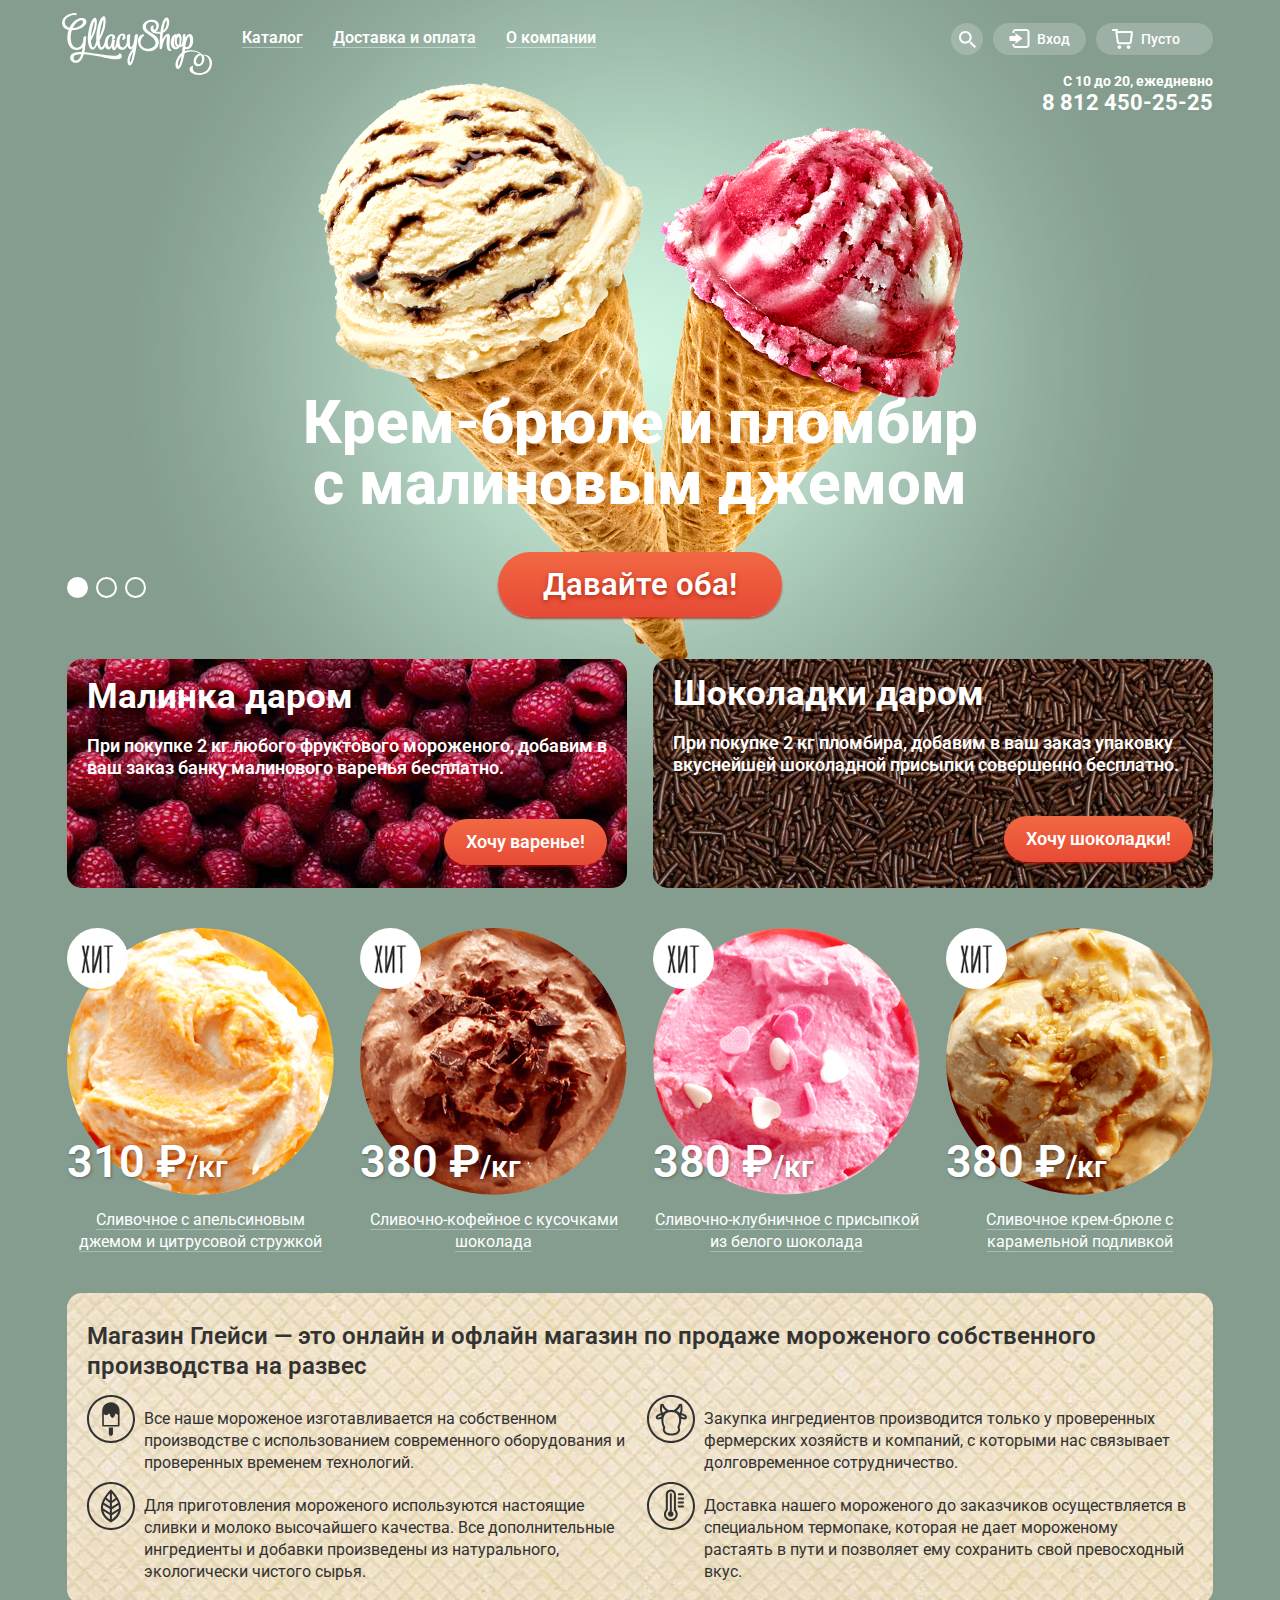
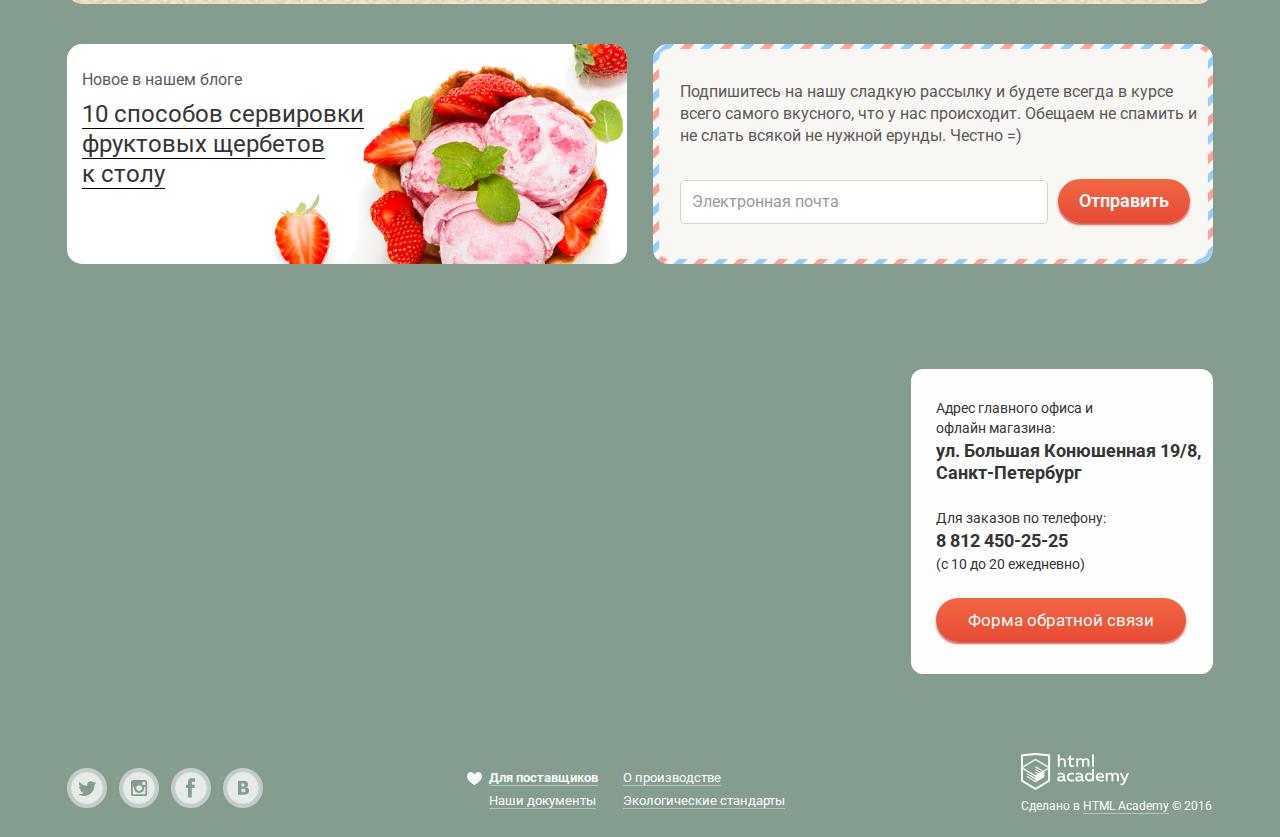
<file: index.html>
<!DOCTYPE html>
<html lang="ru">
  <head>
    <meta charset="utf-8">
    <title>Глейси: Главная страница</title>
    <link href="css/normalize.css" rel="stylesheet">
    <link href="https://fonts.googleapis.com/css?family=Roboto:400,500,700&subset=latin,cyrillic" rel="stylesheet" type="text/css">
    <link href="css/style.css" rel="stylesheet">
  </head>
  <body>
    <input type="radio" id="btn-1" name="toggle" checked>
    <input type="radio" id="btn-2" name="toggle">
    <input type="radio" id="btn-3" name="toggle">
    <div class="site-wrapper">
      <div class="content-wrapper">
        <header class="main-header">
          <div class="header-logo-container">
            <a class="header-logo" href="#">
              <img src="img/logo.svg" width="150" height="70" alt="Glassy Shop">
            </a>
          </div><!--
       --><nav class="main-navigation">
            <ul class="horizontal-list">
              <li class="catalog-list">
                <a  href="#">Каталог</a>
                <ul class="dropdown-list">
                  <li class="novelty">
                    <a href="#">Новинки</a>
                  </li>
                  <li class="line"></li>
                  <li>
                    <a href="catalog.html">Сливочное</a>
                  </li>
                  <li>
                    <a href="#">Щербеты</a>
                  </li>
                  <li>
                    <a href="#">Фруктовый лед</a>
                  </li>
                  <li>
                    <a href="#">Мелорин</a>
                  </li>
                </ul>
              </li><!--
           --><li>
                <a href="#">Доставка и оплата</a>
              </li><!--
           --><li>
                <a href="#">О компании</a>
              </li>
            </ul>
          </nav>
          <div class="user-block">
            <div class="search-container">
              <a class="user-btn search" href="#">
                <img src="img/loupe-icon.svg" width="17" height="17" alt="Найти">
                <img class="loupe-black" src="img/loupe-icon-black.svg" width="17" height="17" alt="Найти">
              </a>
              <div class="search-block">
                <form class="search-form" action="https://echo.htmlacademy.ru" method="post">
                  <input type="text" name="search-field" placeholder="Что ищем?">
                </form>
              </div>
            </div><!--
         --><div class="access-container">
              <a class="user-btn login" href="#">
                <img class="enter-icon" src="img/enter-icon.svg" width="21" height="19" alt="Войти">
                <img class="enter-icon-black" src="img/enter-icon-black.svg" width="21" height="19" alt="Войти">
                Вход
              </a>
              <div class="access-block">
                <form class="access-form" action="https://echo.htmlacademy.ru" method="post">
                  <input type="email" name="e-mail" placeholder="Электронная почта">
                  <input type="password" name="password" placeholder="Пароль">
                  <button class="btn enter-btn" type="button">Войти</button><!--
               --><div class="links-box">
                    <a href="#">Забыли пароль?</a>
                    <a href="#">Новая регистрация</a>
                  </div>
                </form>
              </div>
            </div><!--
         --><div class="cart-container">
              <a class="user-btn cart" href="#">
                <img class="cart-icon" src="img/cart-icon.svg" width="21" height="20" alt="Телега">
                <img class="cart-icon-black" src="img/cart-icon-black.svg" width="21" height="20" alt="Телега">
                Пусто
              </a>
            </div>
          </div>
        </header>
        <div class="info">
          <span class="time">С 10 до 20, ежедневно</span>
          <span class="phone">8 812 450-25-25</span>
        </div>
        <div class="slider">
          <div class="slide" id="slide-1">
            <div class="slide-title">Крем-брюле и пломбир с малиновым джемом</div>
            <a class="btn slide-btn" href="#">Давайте оба!</a>
          </div>
          <div class="slide" id="slide-2">
            <div class="slide-title">Шоколадный пломбир и лимонный сорбет</div>
            <a class="btn slide-btn" href="#">Давайте оба!</a>
          </div>
          <div class="slide" id="slide-3">
            <div class="slide-title">Пломбир с помадкой и клубничный щербет</div>
            <a class="btn slide-btn" href="#">Давайте оба!</a>
          </div>
          <div class="slider-controls">
            <label for="btn-1"></label><!--
         --><label for="btn-2"></label><!--
         --><label for="btn-3"></label>
          </div>
        </div>
        <main>
          <section class="proposition">
            <article class="proposition-raspberry half-width">
              <h1>Малинка даром</h1>
              <p>При покупке 2 кг любого фруктового мороженого, добавим в ваш заказ банку малинового варенья бесплатно.</p>
              <a class="btn agree-btn" href="#">Хочу варенье!</a>
            </article><!--
         --><article class="proposition-chocolate half-width">
              <h1>Шоколадки даром</h1>
              <p>При покупке 2 кг пломбира, добавим в ваш заказ упаковку вкуснейшей шоколадной присыпки совершенно бесплатно.</p>
              <a class="btn agree-btn" href="#">Хочу шоколадки!</a>
            </article>
          </section>
          <section class="best-sales">
            <article class="ice-cream-container">
              <img src="img/creamy-orange.png" width="267" height="267" alt="Сливочное с апельсиновым джемом и цитрусовой стружкой">
              <div class="price">
                310 &#8381;<span>/кг</span>
              </div>
              <a href="#">Сливочное с апельсиновым джемом и цитрусовой стружкой</a>
              <div class="ice-cream-cover">
                <a class="btn hidden-btn" href="#">Быстрый просмотр</a>
              </div>
            </article><!--
         --><article class="ice-cream-container">
              <img src="img/creamy-coffee.png" width="267" height="267" alt="Сливочно-кофейное с кусочками шоколада">
              <div class="price">
                380 &#8381;<span>/кг</span>
              </div>
              <a href="#">Сливочно-кофейное с кусочками шоколада</a>
              <div class="ice-cream-cover">
                <a class="btn hidden-btn" href="#">Быстрый просмотр</a>
              </div>
            </article><!--
         --><article class="ice-cream-container">
              <img src="img/creamy-strawberry.png" width="267" height="267" alt="Сливочно-клубничное с присыпкой из белого шоколада">
              <div class="price">
                380 &#8381;<span>/кг</span>
              </div>
              <a href="#">Сливочно-клубничное с присыпкой из белого шоколада</a>
              <div class="ice-cream-cover">
                <a class="btn hidden-btn" href="#">Быстрый просмотр</a>
              </div>
            </article><!--
         --><article class="ice-cream-container">
              <img src="img/creamy-creme-brulee.png" width="267" height="267" alt="Сливочное крем-брюле с карамельной подливкой">
              <div class="price">
                380 &#8381;<span>/кг</span>
              </div>
              <a href="#">Сливочное крем-брюле с карамельной подливкой</a>
              <div class="ice-cream-cover">
                <a class="btn hidden-btn" href="#">Быстрый просмотр</a>
              </div>
            </article>
          </section>
          <article class="about-us-content">
            <h2>Магазин Глейси &mdash; это онлайн и офлайн магазин по продаже мороженого собственного производства на развес</h2>
            <ul class="half-width">
              <li class="skills">
                <img src="img/ice-cream-icon.svg" width="48" height="48" alt="Мороженое">
                Все наше мороженое изготавливается на собственном производстве с использованием современного оборудования и проверенных временем технологий.
              </li>
              <li class="skills">
                <img src="img/leaf-icon.svg" width="48" height="48" alt="Эко-листик">
                Для приготовления мороженого используются настоящие сливки и молоко высочайшего качества. Все дополнительные ингредиенты и добавки произведены из натурального, экологически чистого сырья.
              </li>
            </ul><!--
         --><ul class="half-width">
              <li class="skills">
                <img src="img/cow-icon.svg" width="48" height="48" alt="Корова">
                Закупка ингредиентов  производится только у проверенных фермерских хозяйств и компаний, с которыми нас связывает долговременное сотрудничество.
              </li>
              <li class="skills">
                <img src="img/thermometer-icon.svg" width="48" height="48" alt="Термометр">
                Доставка нашего мороженого до заказчиков осуществляется в специальном термопаке, которая не дает мороженому растаять в пути и позволяет ему сохранить свой превосходный вкус.
              </li>
            </ul>
          </article>
          <section class="news-block">
            <div class="half-width blog-preview">
              <span>Новое в нашем блоге</span>
              <a class="article-title" href="#">
                10 способов сервировки<br>
                фруктовых щербетов<br>
                к столу
              </a>
            </div><!--
         --><div class="half-width subscription-form">
              <p>Подпишитесь на нашу сладкую рассылку и будете всегда в курсе всего самого вкусного, что у нас происходит. Обещаем не спамить и не слать всякой не нужной ерунды. Честно =)</p>
              <form action="https://echo.htmlacademy.ru" method="post">
                <input type="text" name="e-mail" placeholder="Электронная почта"><!--
             --><button class="btn" type="button">Отправить</button>
              </form>
            </div>
          </section>
          <section class="map">
            <iframe src="https://www.google.com/maps/embed?pb=!1m10!1m8!1m3!1d3997.182056422217!2d30.331536630749515!3d59.93892818390162!3m2!1i1024!2i768!4f13.1!5e0!3m2!1sru!2sru!4v1459377073462" width="1200" height="429" frameborder="0" style="border:0" allowfullscreen></iframe>
          </section>
          <div class="feedback">
            <p>
              Адрес главного офиса и<br>
              офлайн магазина:
              <span class="adress">ул. Большая Конюшенная 19/8, Санкт-Петербург</span>
            </p>
            <p>
              Для заказов по телефону:
              <span>8 812 450-25-25</span>
              (с 10 до 20 ежедневно)
            </p>
            <a class="btn feedback-btn" href="#">Форма обратной связи</a>
          </div>
        </main>
        <footer class="index-footer">
          <div class="one-fourth social-container">
            <a class="social social-tw" href="#">
              <img class="icon-shadow" src="img/shadow-icon-active.png" width="32" height="32" alt="Тень">
              <img class="icon" src="img/twiter-icon.svg" width="32" height="32" alt="twiter">
            </a><!--
         --><a class="social social-insta" href="#">
              <img class="icon-shadow" src="img/shadow-icon-active.png" width="32" height="32" alt="Тень">
              <img class="icon" src="img/insta-icon.svg" width="32" height="32" alt="instagram">
            </a><!--
         --><a class="social social-fb" href="#">
              <img class="icon-shadow" src="img/shadow-icon-active.png" width="32" height="32" alt="Тень">
              <img class="icon" src="img/facebook-icon.svg" width="32" height="32" alt="facebook">
            </a><!--
         --><a class="social social-vk" href="#">
              <img class="icon-shadow" src="img/shadow-icon-active.png" width="32" height="32" alt="Тень">
              <img class="icon" src="img/vk-icon.svg" width="32" height="32" alt="vkontakte">
            </a>
          </div><!--
       --><div class="half-width links-container">
            <ul class="left-column">
              <li>
                <a class="providers" href="#">
                  <img class="heart-icon" src="img/heart-icon.svg" width="15" height="13" alt="Сердце">
                  <img class="heart-icon heart-icon-pink" src="img/heart-icon-pink.svg" width="15" height="13" alt="Сердце">
                  Для поставщиков
                </a>
              </li>
              <li>
                <a href="#">Наши документы</a>
              </li>
            </ul><!--
         --><ul class="right-column">
              <li>
                <a href="#">О производстве</a>
              </li>
              <li>
                <a href="#">Экологические стандарты</a>
              </li>
            </ul>
          </div><!--
       --><div class="one-fourth developer-container">
            <a class="html-logo" href="http://htmlacademy.ru">
              <img src="img/htmlacademy-logo.svg" width="108" height="37" alt="HTML Academy">
            </a>
            <p>
              Сделано в <a class="academy-link" href="http://htmlacademy.ru">HTML Academy</a> &copy; 2016
            </p>
          </div>
        </footer>
        <div class="feedback-popup clearfix">
          <p>Мы обязательно вам ответим!</p>
          <a class="close-btn" href="#"></a>
          <form class="feedback-form" action="https://echo.htmlacademy.ru" method="post">
            <input type="text" name="Name" placeholder="Как вас зовут?">
            <input type="text" name="e-mail" placeholder="Ваша почта для ответа?">
            <textarea name="Proposition" rows="7" placeholder="Напишите что-нибудь..."></textarea>
            <button class="btn" type="button">Отправить</button>
          </form>
        </div>
      </div>
    </div>
  </body>
</html>
</file>
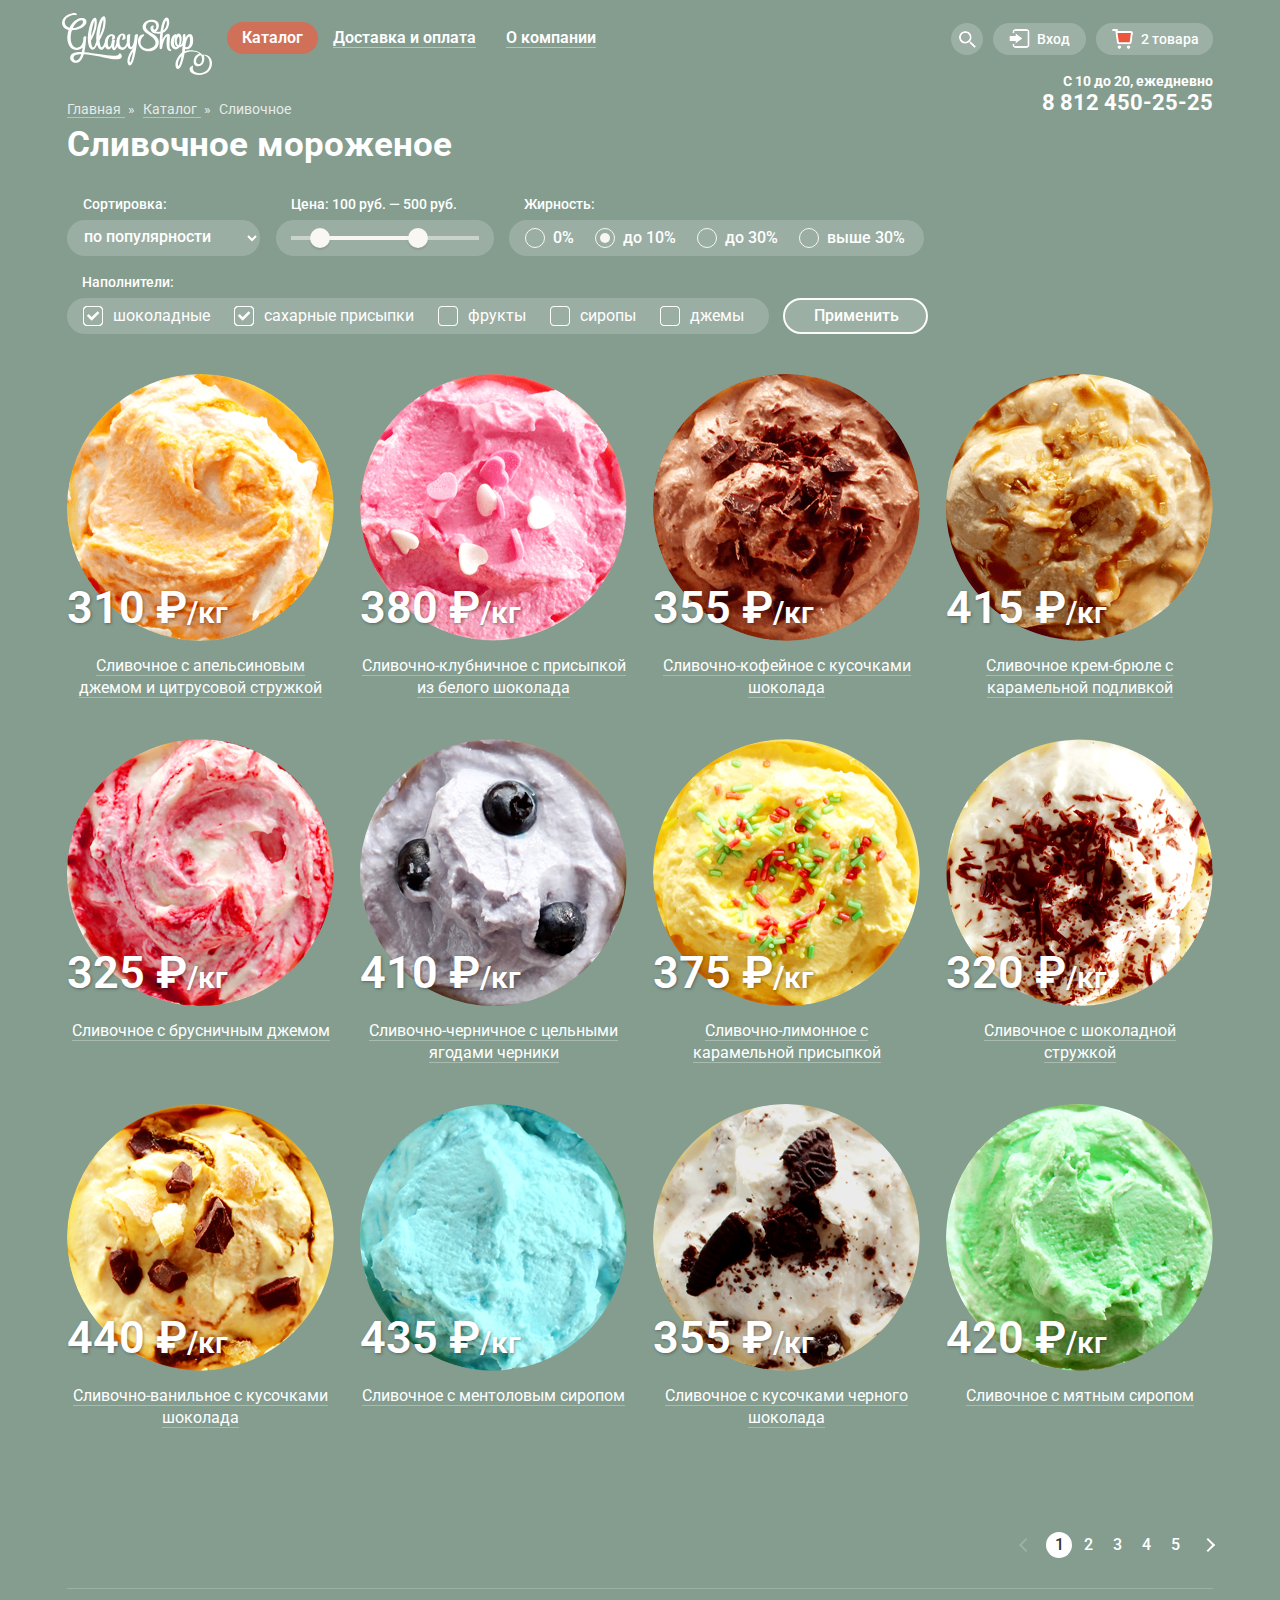
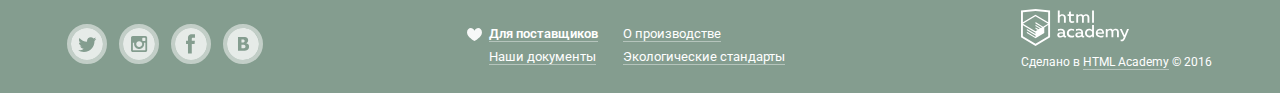
<file: catalog.html>
<!DOCTYPE html>
<html lang="ru">
  <head>
    <meta charset="utf-8">
    <title>Глейси: Сливочное мороженое</title>
    <link href="css/normalize.css" rel="stylesheet">
    <link href="https://fonts.googleapis.com/css?family=Roboto:400,500,700&subset=latin,cyrillic" rel="stylesheet" type="text/css">
    <link href="css/style.css" rel="stylesheet">
  </head>
  <body>
    <div class="content-wrapper">
      <header class="catalog-header">
        <div class="header-logo-container">
          <a class="header-logo" href="#">
            <img src="img/logo.svg" width="150" height="70" alt="Glassy Shop">
          </a>
        </div><!--
     --><nav class="main-navigation">
          <ul class="horizontal-list">
            <li class="current catalog-list">
              <a href="#">Каталог</a>
              <ul class="dropdown-list">
                <li class="novelty">
                  <a href="#">Новинки</a>
                </li>
                <li class="line"></li>
                <li>
                  <a class="current" href="catalog.html">Сливочное</a>
                </li>
                <li>
                  <a href="#">Щербеты</a>
                </li>
                <li>
                  <a href="#">Фруктовый лед</a>
                </li>
                <li>
                  <a href="#">Мелорин</a>
                </li>
              </ul>
            </li><!--
         --><li>
              <a href="#">Доставка и оплата</a>
            </li><!--
         --><li>
              <a href="#">О компании</a>
            </li>
          </ul>
        </nav>
        <div class="user-block">
          <div class="search-container">
            <a class="user-btn search" href="#">
              <img src="img/loupe-icon.svg" width="17" height="17" alt="Найти">
              <img class="loupe-black" src="img/loupe-icon-black.svg" width="17" height="17" alt="Найти">
            </a>
            <div class="search-block">
              <form class="search-form" action="https://echo.htmlacademy.ru" method="post">
                <input type="text" name="search-field" placeholder="Что ищем?">
              </form>
            </div>
          </div><!--
       --><div class="access-container">
            <a class="user-btn login" href="#">
              <img class="enter-icon" src="img/enter-icon.svg" width="21" height="19" alt="Войти">
              <img class="enter-icon-black" src="img/enter-icon-black.svg" width="21" height="19" alt="Войти">
              Вход
            </a>
            <div class="access-block">
              <form class="access-form" action="https://echo.htmlacademy.ru" method="post">
                <input type="email" name="e-mail" placeholder="Электронная почта">
                <input type="password" name="password" placeholder="Пароль">
                <button class="btn enter-btn" type="button">Войти</button><!--
             --><div class="links-box">
                  <a href="#">Забыли пароль?</a>
                  <a href="#">Новая регистрация</a>
                </div>
              </div>
            </form>
          </div><!--
       --><div class="cart-container">
            <a class="user-btn cart cart-full" href="#">
              <img class="cart-icon" src="img/cart-icon.svg" width="21" height="20" alt="Телега">
              <img class="cart-icon-black" src="img/cart-icon-black.svg" width="21" height="20" alt="Телега">
              <img class="cart-icon-background" src="img/cart-icon-bg.svg" width="16" height="11" alt="Полна телега">
              2 товара
            </a>
            <div class="cart-block">
              <section class="goods-container clearfix">
                <div class="choosen-product">
                  <a class="exit-btn" href="#">
                    <img src="img/cross.svg" width="11" height="11" alt="Крестик">
                  </a><!--
               --><div class="ice-cream-icon">
                    <img src="img/creamy-orange.png" width="33" height="33" alt="Пломбир с апельсиновым джемом">
                  </div><!--
               --><span class="ice-cream-title">Пломбир с апельсиновым джемом</span><!--
               --><span class="weight">1,5 кг </span>
                  <span class="cost">х 200 руб.</span><!--
               --><span class="sum">300 руб.</span>
                </div>
                <div class="choosen-product">
                  <a class="exit-btn" href="#">
                    <img src="img/cross.svg" width="11" height="11" alt="Крестик">
                  </a><!--
               --><div class="ice-cream-icon">
                    <img src="img/creamy-strawberry.png" width="33" height="33" alt="Клубничный пломбир с присыпкой из белого шоколада">
                  </div><!--
               --><span class="ice-cream-title">Клубничный пломбир с присыпкой из белого шоколада</span><!--
               --><span class="weight">1,5 кг </span>
                  <span class="cost">х 300 руб.</span><!--
               --><span class="sum">450 руб.</span>
                </div>
              </section>
              <div class="total-sum">
                <span>Итого: 750 руб.</span>
                <a class="btn order-btn" href="#">Оформить заказ</a>
              </div>
            </div>
          </div>
        </div>
      </header>
      <div class="info">
        <span class="time">С 10 до 20, ежедневно</span>
        <span class="phone">8 812 450-25-25</span>
      </div>
      <main class="catalog-container">
        <ul class="breadcrumbs">
          <li>
            <a href="index.html">Главная</a>
            <span>&raquo;</span>
          </li><!--
       --><li>
            <a href="#">Каталог</a>
            <span>&raquo;</span>
          </li><!--
       --><li class="current">Сливочное</li>
        </ul>
        <h1>Сливочное мороженое</h1>
        <form class="filters-form" action="https://echo.htmlacademy.ru" method="post">
          <div class="sorting-filter">
            <div class="sorting-filter-title">Сортировка:</div>
            <select class="sorting" name="sorting">
              <option>по популярности</option>
              <option>сначала недорогие</option>
              <option>сначала дорогие</option>
              <option>по жирности</option>
            </select>
          </div><!--
       --><div class="price-filter">
            <div class="price-filter-title">Цена: 100 руб. &mdash; 500 руб.</div>
            <div class="range-controls">
              <div class="scale">
                <div class="bar"></div>
              </div>
              <div class="range-toggle range-toggle-min"></div>
              <div class="range-toggle range-toggle-max"></div>
            </div>
          </div><!--
       --><div class="fat-filter">
            <div class="fat-filter-title">Жирность:</div>
            <div class="fat-filter-options">
              <input type="radio" name="fat-content" id="fat-0" value="0%">
              <label for="fat-0">0%</label><!--
           --><input type="radio" name="fat-content" id="fat-10" value="до 10%" checked>
              <label for="fat-10">до 10%</label><!--
           --><input type="radio" name="fat-content" id="fat-30" value="до 30%">
              <label for="fat-30">до 30%</label><!--
           --><input type="radio" name="fat-content" id="fat-over-30" value="выше 30%">
              <label for="fat-over-30">выше 30%</label>
            </div>
          </div><!--
       --><div class="fillers-filter">
            <div class="fillers-filter-title">Наполнители:</div>
            <div class="fillers-options">
              <input type="checkbox" name="chocolato" id="chocolato" checked>
              <label class="fillers-option" for="chocolato">
                <img src="img/checkbox-off.svg" width="20" height="20" alt="chexkbox">
                <img class="checkbox-on" src="img/checkbox-on.svg" width="20" height="20" alt="chexkbox">
                шоколадные
              </label><!--
           --><input type="checkbox" name="sugar" id="sugar" checked>
              <label class="fillers-option" for="sugar">
                <img src="img/checkbox-off.svg" width="20" height="20" alt="chexkbox">
                <img class="checkbox-on" src="img/checkbox-on.svg" width="20" height="20" alt="chexkbox">
                сахарные присыпки
              </label><!--
           --><input type="checkbox" name="fruit" id="fruit">
              <label class="fillers-option" for="fruit">
                <img src="img/checkbox-off.svg" width="20" height="20" alt="chexkbox">
                <img class="checkbox-on" src="img/checkbox-on.svg" width="20" height="20" alt="chexkbox">
                фрукты
              </label><!--
           --><input type="checkbox" name="syrup" id="syrup">
              <label class="fillers-option" for="syrup">
                <img src="img/checkbox-off.svg" width="20" height="20" alt="chexkbox">
                <img class="checkbox-on" src="img/checkbox-on.svg" width="20" height="20" alt="chexkbox">
                сиропы
              </label><!--
           --><input type="checkbox" name="jem" id="jem">
              <label class="fillers-option" for="jem">
                <img src="img/checkbox-off.svg" width="20" height="20" alt="chexkbox">
                <img class="checkbox-on" src="img/checkbox-on.svg" width="20" height="20" alt="chexkbox">
                джемы
              </label>
            </div>
          </div><!--
       --><button class="accept-btn" type="button">Применить</button>
        </form>
        <section class="proposition-container">
          <article class="ice-cream-container">
            <img src="img/creamy-orange.png" width="267" height="267" alt="Сливочное с апельсиновым джемом и цитрусовой стружкой">
            <div class="price">
              310 &#8381;<span>/кг</span>
            </div>
            <a href="#">Сливочное с апельсиновым джемом и цитрусовой стружкой</a>
            <div class="ice-cream-cover">
              <a class="btn hidden-btn" href="#">Быстрый просмотр</a>
            </div>
          </article><!--
       --><article class="ice-cream-container">
            <img src="img/creamy-strawberry.png" width="267" height="267" alt="Сливочно-клубничное с присыпкой из белого шоколада">
            <div class="price">
              380 &#8381;<span>/кг</span>
            </div>
            <a href="#">Сливочно-клубничное с присыпкой из белого шоколада</a>
            <div class="ice-cream-cover">
              <a class="btn hidden-btn" href="#">Быстрый просмотр</a>
            </div>
          </article><!--
       --><article class="ice-cream-container">
            <img src="img/creamy-coffee.png" width="267" height="267" alt="Сливочно-кофейное с кусочками шоколада">
            <div class="price">
              355 &#8381;<span>/кг</span>
            </div>
            <a href="#">Сливочно-кофейное с кусочками шоколада</a>
            <div class="ice-cream-cover">
              <a class="btn hidden-btn" href="#">Быстрый просмотр</a>
            </div>
          </article><!--
       --><article class="ice-cream-container">
            <img src="img/creamy-creme-brulee.png" width="267" height="267" alt="Сливочное крем-брюле с карамельной подливкой">
            <div class="price">
              415 &#8381;<span>/кг</span>
            </div>
            <a href="#">Сливочное крем-брюле с карамельной подливкой</a>
            <div class="ice-cream-cover">
              <a class="btn hidden-btn" href="#">Быстрый просмотр</a>
            </div>
          </article><!--
       --><article class="ice-cream-container">
            <img src="img/creamy-cowberry.png" width="267" height="267" alt="Сливочное с брусничным джемом">
            <div class="price">
              325 &#8381;<span>/кг</span>
            </div>
            <a href="#">Сливочное с брусничным джемом</a>
            <div class="ice-cream-cover">
              <a class="btn hidden-btn" href="#">Быстрый просмотр</a>
            </div>
          </article><!--
       --><article class="ice-cream-container">
            <img src="img/creamy-bilberry.png" width="267" height="267" alt="Сливочно-черничное с цельными ягодами черники">
            <div class="price">
              410 &#8381;<span>/кг</span>
            </div>
            <a href="#">Сливочно-черничное с цельными ягодами черники</a>
            <div class="ice-cream-cover">
              <a class="btn hidden-btn" href="#">Быстрый просмотр</a>
            </div>
          </article><!--
       --><article class="ice-cream-container">
            <img src="img/creamy-lemon.png" width="267" height="267" alt="Сливочно-лисонное с карамельной присыпкой">
            <div class="price">
              375 &#8381;<span>/кг</span>
            </div>
            <a href="#">Сливочно-лимонное с карамельной присыпкой</a>
            <div class="ice-cream-cover">
              <a class="btn hidden-btn" href="#">Быстрый просмотр</a>
            </div>
          </article><!--
       --><article class="ice-cream-container">
            <img src="img/creamy-chocolate.png" width="267" height="267" alt="Сливочное с шоколадной стружкой">
            <div class="price">
              320 &#8381;<span>/кг</span>
            </div>
            <a href="#">Сливочное с шоколадной стружкой</a>
            <div class="ice-cream-cover">
              <a class="btn hidden-btn" href="#">Быстрый просмотр</a>
            </div>
          </article><!--
       --><article class="ice-cream-container">
            <img src="img/creamy-vanilla.png" width="267" height="267" alt="Сливочно-ванильное с кусочками шоколада">
            <div class="price">
              440 &#8381;<span>/кг</span>
            </div>
            <a href="#">Сливочно-ванильное с кусочками шоколада</a>
            <div class="ice-cream-cover">
              <a class="btn hidden-btn" href="#">Быстрый просмотр</a>
            </div>
          </article><!--
       --><article class="ice-cream-container">
            <img src="img/creamy-menthol.png" width="267" height="267" alt="Сливочное с ментоловым сиропом">
            <div class="price">
              435 &#8381;<span>/кг</span>
            </div>
            <a href="#">Сливочное с ментоловым сиропом</a>
            <div class="ice-cream-cover">
              <a class="btn hidden-btn" href="#">Быстрый просмотр</a>
            </div>
          </article><!--
       --><article class="ice-cream-container">
            <img src="img/creamy-black-chocolate.png" width="267" height="267" alt="Сливочное с кусочками черного шоколада">
            <div class="price">
              355 &#8381;<span>/кг</span>
            </div>
            <a href="#">Сливочное с кусочками черного шоколада</a>
            <div class="ice-cream-cover">
              <a class="btn hidden-btn" href="#">Быстрый просмотр</a>
            </div>
          </article><!--
       --><article class="ice-cream-container">
            <img src="img/creamy-mint.png" width="267" height="267" alt="Сливочное с мятным сиропом">
            <div class="price">
              420 &#8381;<span>/кг</span>
            </div>
            <a href="#">Сливочное с мятным сиропом</a>
            <div class="ice-cream-cover">
              <a class="btn hidden-btn" href="#">Быстрый просмотр</a>
            </div>
          </article>
        </section>
        <div class="paginator-container clearfix">
          <a class="arrow arrow-left disable" href="#"></a><!--
       --><ul class="paginator">
            <li class="current">1</li><!--
         --><li>
              <a href="#">2</a>
            </li><!--
         --><li>
              <a href="#">3</a>
            </li><!--
         --><li>
              <a href="#">4</a>
            </li><!--
         --><li>
              <a href="#">5</a>
            </li>
          </ul><!--
       --><a class="arrow arrow-right" href="#"></a>
        </div>
      </main>
      <footer class="catalog-footer">
        <div class="one-fourth social-container">
          <a class="social social-tw" href="#">
            <img class="icon-shadow" src="img/shadow-icon-active.png" width="32" height="32" alt="Тень">
            <img class="icon" src="img/twiter-icon.svg" width="32" height="32" alt="twiter">
          </a><!--
       --><a class="social social-insta" href="#">
            <img class="icon-shadow" src="img/shadow-icon-active.png" width="32" height="32" alt="Тень">
            <img class="icon" src="img/insta-icon.svg" width="32" height="32" alt="instagram">
          </a><!--
       --><a class="social social-fb" href="#">
            <img class="icon-shadow" src="img/shadow-icon-active.png" width="32" height="32" alt="Тень">
            <img class="icon" src="img/facebook-icon.svg" width="32" height="32" alt="facebook">
          </a><!--
       --><a class="social social-vk" href="#">
            <img class="icon-shadow" src="img/shadow-icon-active.png" width="32" height="32" alt="Тень">
            <img class="icon" src="img/vk-icon.svg" width="32" height="32" alt="vkontakte">
          </a>
        </div><!--
     --><div class="half-width links-container">
          <ul class="left-column">
            <li>
              <a class="providers" href="#">
                <img class="heart-icon" src="img/heart-icon.svg" width="15" height="13" alt="Сердце">
                <img class="heart-icon heart-icon-pink" src="img/heart-icon-pink.svg" width="15" height="13" alt="Сердце">
                Для поставщиков
              </a>
            </li>
            <li>
              <a href="#">Наши документы</a>
            </li>
          </ul><!--
       --><ul class="right-column">
            <li>
              <a href="#">О производстве</a>
            </li>
            <li>
              <a href="#">Экологические стандарты</a>
            </li>
          </ul>
        </div><!--
     --><div class="one-fourth developer-container">
          <a class="html-logo" href="http://htmlacademy.ru">
            <img src="img/htmlacademy-logo.svg" width="108" height="37" alt="HTML Academy">
          </a>
          <p>
            Сделано в <a class="academy-link" href="http://htmlacademy.ru">HTML Academy</a> &copy; 2016
          </p>
        </div>
      </footer>
    </div>
  </body>
</html>
</file>
<file: css/style.css>
/**** Общие стили ****/
* {
	/*outline: 1px solid #2a3b9a;*/
}

body {
	font-size: 16px;
	font-weight: 400;
	line-height: 22px;
	color: #ffffff;
	font-family: "Roboto", Arial, serif;
	background-color: #849d8f;
}

body > input[type="radio"] {
	display: none;
}

h1,
h2,
ul {
	padding: 0;
	margin: 0;
}

.clearfix::after {
	display: block;
	content: "";
	clear: both;
}

.site-wrapper {
	min-width: 940px;
	/*max-width: 1200px;*/
	/*margin: 0 auto;*/
	background-repeat: no-repeat;
	background-position: top center;
	transition: background-image 0.5s ease,
							background-color 0.5s ease;
}

.site-wrapper::before,
.site-wrapper::after {
	content: "";
	visibility: hidden;
}

.site-wrapper::before {
	background-image: url("../img/ice-cream-slide-3.png");
}

.site-wrapper::after {
	background-image: url("../img/ice-cream-slide-2.png");
}

.content-wrapper {
	max-width: 1200px;
	padding: 0 27px;
	margin: 0 auto;
	box-sizing: border-box;
}

.btn {
	display: inline-block;
	color: #fff;
	text-decoration: none;
	background: #f26843;
	background: -moz-linear-gradient(top, #f26843 0%, #e74a35 100%);
	background: -webkit-linear-gradient(top, #f26843 0%, #e74a35 100%);
	background: linear-gradient(to bottom, #f26843 0%, #e74a35 100%);
	box-shadow: 0 2px 2px rgba(172, 16, 0, 0.64);
	border-radius: 50px;
}

.btn:hover {
	background: #f58669;
	background: -moz-linear-gradient(top, #f58669 0%, #ec6f5e 100%);
	background: -webkit-linear-gradient(top, #f58669 0%, #ec6f5e 100%);
	background: linear-gradient(to bottom, #f58669 0%, #ec6f5e 100%);
	box-shadow: 0 1px 2px rgba(172, 16, 0, 1);
}

.btn:active {
	background: #d74531;
	background: -moz-linear-gradient(top, #d74531 0%, #e1613e 100%);
	background: -webkit-linear-gradient(top, #d74531 0%, #e1613e 100%);
	background: linear-gradient(to bottom, #d74531 0%, #e1613e 100%);
	box-shadow: inset 0 2px 2px rgba(148, 39, 24, 1);
}

.half-width {
	display: inline-block;
	width: 48.9%;
	margin-right: 2.2%;
	vertical-align: top;
	box-sizing: border-box;
}

.one-fourth {
	display: inline-block;
	width: 23.35%;
	margin-right: 2.2%;
	vertical-align: top;
	box-sizing: border-box;
}

input,
textarea {
  font-weight: 600;
  line-height: 22px;
  color: #000;
  border: 1px solid #d3d3d2;
  border-radius: 5px;
  outline: none;
  box-sizing: border-box;
  transition: border-color 0.5s ease;
}

input::-webkit-input-placeholder,
textarea::-webkit-input-placeholder {
  font-weight: 400;
  color:#999999;
  opacity: 1;
  transition: opacity 0.4s ease;
}

input::-moz-placeholder,
textarea::-moz-placeholder {
  font-weight: 400;
  color:#999999;
  opacity: 1;
  transition: opacity 0.4s ease;
}

input:-moz-placeholder,
textarea:-moz-placeholder {
  font-weight: 400;
  color:#999999;
  opacity: 1;
  transition: opacity 0.4s ease;
}

input:-ms-input-placeholder,
textarea:-ms-input-placeholder {
  font-weight: 400;
  color:#999999;
  opacity: 1;
  transition: opacity 0.4s ease;
}

input:hover,
textarea:hover {
  border: 2px solid #c7c6c5;
}

input:focus,
textarea:focus {
  font-weight: 600;
  color: #000000;
  border: 2px solid #8fbdec;
  transition: border 0.5s ease;
}

input:focus::-webkit-input-placeholder,
textarea:focus::-webkit-input-placeholder {
  opacity: 0;
  transition: opacity 0.4s ease;
}

input:focus::-moz-placeholder,
textarea:focus::-moz-placeholder {
  opacity: 0;
  transition: opacity 0.4s ease;
}

input:focus:-moz-placeholder,
textarea:focus:-moz-placeholder {
  opacity: 0;
  transition: opacity 0.4s ease;
}

input:focus:-ms-input-placeholder,
textarea:focus:-ms-input-placeholder {
  opacity: 0;
  transition: opacity 0.4s ease;
}

/**** Header ****/

.header-logo-container {
	position: relative;
	display: inline-block;
	vertical-align: top;
	width: 160px;
	height: 82px;
}

.header-logo {
	position: absolute;
	top: 9px;
	left: -5px;
}

.main-navigation {
	position: relative;
	display: inline-block;
	vertical-align: top;
}

.main-navigation a {
	text-decoration: none;
	color: #ffffff;
	font-weight: 600;
	border-bottom: 1px solid rgba(255, 255, 255, 0.4);
}

.horizontal-list > li {
	display: inline-block;
	vertical-align: top;
	margin: 22px 0;
	padding: 5px 15px;
	/*margin-right: 13px;*/
	list-style: none;
}

.horizontal-list > li:hover {
	margin: 0;
	padding: 22px 0;
	transition: scale 0.5s ease;
}

.horizontal-list > li:hover > a {
	display: block;
	padding: 5px 15px;
	color: #000000;
	background: #ffffff;
	border-bottom: none;
	border-radius: 25px;
	transition: color 0.6s ease,
							background 0.5s ease;
}

.horizontal-list > .current {
	margin: 0;
	padding: 22px 0;
}

.current > a {
	display: block;
	padding: 5px 15px;
	color: #ffffff;
	background: #d07058;
	border-bottom: none;
	border-radius: 25px;
	transition: color 0.6s ease,
							background 0.5s ease;
}

.catalog-list .dropdown-list {
	position: absolute;
	left: -6px;
	top: 59px;
	z-index: 110;
	width: 143px;
	list-style: none;
	background-color: #ffffff;
	box-sizing: border-box;
	border-radius: 5px;
	box-shadow: 0 20px 20px rgba(0, 0, 0, 0.4);
	transform: scale(0);
}

.catalog-list:hover .dropdown-list {
	transform: scale(1);
}

.dropdown-list a {
	display: block;
	margin: 3px 0;
	padding: 3px 0;
	padding-left: 21px;
	color: #000000;
	font-size: 14px;
	font-weight: 400;
	border: none;
	transition: background 0.2s ease;
}

.dropdown-list .current {
	color: #ffffff;
	background: #d07058;
	cursor: default;
}

.dropdown-list .current:hover {
	color: #ffffff;
	background: #d07058;
}

.novelty a {
	margin: 5px 0;
	font-weight: 600;
}

.dropdown-list a:hover {
	background: #fbded7;
}

.dropdown-list a:active {
	background: #f6b5a5;
}

.dropdown-list .line {
	height: 1px;
	margin: 0 9px 0 6px;
	background: rgba(53, 53, 53, 0.2);
}

.user-block {
	float: right;
	margin-top: 23px;
	font-size: 14px;
}

.user-block .user-btn {
	position: relative;
	display: inline-block;
	vertical-align: top;
	margin-bottom: 10px;
	font-weight: 500;
	color: #ffffff;
	text-decoration: none;
	background: rgba(255, 255, 255, 0.2);
	border-radius: 50px;
	transition: color 0.3s ease,
							background 0.3s ease;
}

.user-block .user-btn:hover {
	background: #f8f7f4;
	color: #323232;
}

.user-block .search-container {
	position: relative;
	display: inline-block;
	vertical-align: top;
}

.search-container .search {
	padding: 7.5px;
	line-height: 0;
	transition: background 0.1s ease;
}

.search .loupe-black {
	position: absolute;
	top: 7.5px;
	left: 7.5px;
	z-index: -100;
}

.search:hover .loupe-black {
	z-index: 100;
}

.search-container .search-block {
	position: absolute;
	top: 36px;
	right: 0;
  z-index: 160;
  display: none;
  padding: 15px 16px;
  background: #f8f7f4;
  border-radius: 5px;
  box-shadow: 0 20px 20px rgba(0, 0, 0, 0.4);
}

.search-container:hover .search-block {
	display: block;
}

.search-block input[type="text"] {
  width: 311px;
  padding: 7.5px 11px;
}

.search-block input[type="text"]:hover {
  padding: 6.5px 10px;
}

.search-block input[type="text"]:focus {
  padding: 6.5px 10px;
}

.user-block .access-container {
  position: relative;
  display: inline-block;
	margin-left: 10px;
  vertical-align: top;
}

.access-container .login {
	padding: 5px 16px 5px 44px;
}

.login .enter-icon {
	position: absolute;
	top: 6px;
	left: 16px;
}

.login .enter-icon-black {
	position: absolute;
	top: 6px;
	left: 16px;
	z-index: -100;
}

.login:hover .enter-icon-black {
	z-index: 160;
}

.access-container .access-block {
  position: absolute;
  top: 36px;
  right: 0;
  z-index: 140;
	display: none;
  padding: 20px 15px 16px 16px;
  background: #f8f7f4;
  border-radius: 5px;
  box-shadow: 0px 20px 20px rgba(0, 0, 0, 0.4);
}

.access-container:hover .access-block {
	display: block;
}

.access-block input[type="email"],
.access-block input[type="password"] {
  width: 241px;
  padding: 7.5px 15px;
  margin-bottom: 10px;
}

.access-block input[type="email"]:hover,
.access-block input[type="password"]:hover {
  padding: 6.5px 14px;
}

.access-block input[type="email"]:focus,
.access-block input[type="password"]:focus {
  padding: 6.5px 14px;
}

.access-block .links-box {
  display: inline-block;
  width: 121px;
  vertical-align: top;
  box-sizing: border-box;
}

.access-block .enter-btn {
  padding: 6.5px 27px 6.5px 30px;
  margin-top: 5px;
  margin-right: 20px;
  font-size: 15px;
  font-weight: 600;
  border: none;
}

.access-block a {
  text-decoration: none;
  font-size: 13px;
  line-height: 24px;
  color: #333333;
  border-bottom: 1px solid #adacaa;
}

.access-block a:hover {
	color: #ec593c;
	border-bottom-color: #f9cdc4;
}

.access-block a:active {
	color: #ec593c;
	border-bottom-color: #f9cdc4;
}

.user-block .cart-container {
	position: relative;
	display: inline-block;
	margin-left: 10px;
	vertical-align: top;
}

.cart-container .cart {
	width: 117px;
	padding: 5px 10px 5px 45px;
	box-sizing: border-box;
}

.cart .cart-icon {
	position: absolute;
	top: 6px;
	left: 16px;
	z-index: 120;
}

.cart .cart-icon-black {
	position: absolute;
	top: 6px;
	left: 16px;
	z-index: -100;
}

.cart:hover .cart-icon-black {
	z-index: 160;
}

.cart .cart-icon-background {
	position: absolute;
	top: 9px;
	left: 20px;
	z-index: 110;
}

.cart-container .cart-block {
	position: absolute;
	top: 36px;
	right: 0;
	z-index: 150;
	display: none;
	width: 540px;
	padding: 26px 15px 21px;
	background: #f8f7f4;
	border-radius: 5px;
	box-shadow: 0 20px 20px rgba(0, 0, 0, 0.4);
	box-sizing: border-box;
}

.cart-container:hover .cart-block {
	display: block;
}

.cart-block .goods-container {
	border-bottom: 1px solid #cacac7;
}

.goods-container .choosen-product {
	display: block;
	margin-bottom: 20px;
}

.goods-container .choosen-product:last-of-type {
	margin-bottom: 18px;
}

.choosen-product .exit-btn {
	display: inline-block;
	padding: 10px 14px 5px 1px;
	line-height: 0;
	vertical-align: top;
}

.choosen-product .ice-cream-icon {
	display: inline-block;
	margin-right: 13px;
	line-height: 0;
	vertical-align: top;
}

.ice-cream-icon img {
	width: 33px;
	height: 33px;
	border-radius: 50%;
}

.choosen-product span {
	display: inline-block;
	padding-top: 8.5px;
	font-size: 13px;
	line-height: 16px;
	color: #333333;
	vertical-align: top;
}

.choosen-product .ice-cream-title {
	width: 220px;
	margin-right: 10px;
}

.choosen-product .weight {
	width: 50px;
	text-align: right;
}

.choosen-product .cost {
	width: 80px;
	margin-right: 6px;
	color: #7f7f7f;
}

.choosen-product .sum {
	width: 65px;
}

.cart-block .total-sum {
	float: right;
	padding-top: 12px;
	text-align: right;
}

.total-sum span {
	display: block;
	margin-right: 11px;
	margin-bottom: 12px;
	font-size: 15px;
	font-weight: 700;
	color: #333333;
}

.total-sum .order-btn {
	margin-right: 1px;
	padding: 6.5px 19px;
	font-size: 15px;
	font-weight: 700;
}

.info {
	float: right;
	margin-top: -12px;
	text-align: right;
	font-size: 14px;
	font-weight: 700;
}

.info span {
	display: block;
}

.info .phone {
	font-size: 22px;
	font-weight: 700;
}

/**** Слайдер ****/

.slider {
	position: relative;
	padding: 0 2.3%;
	padding-top: 310px;
	text-align: center;
}

.slide {
	display: none;
}

.slide-title {
	width: 680px;
	margin: 0 auto;
	font-size: 60px;
	font-weight: 800;
	line-height: 61px;
	margin-bottom: 38px;
}

.slide-btn {
	display: inline-block;
	padding: 12px 45px;
	margin-bottom: 42px;
	font-size: 31px;
	font-weight: 600;
	line-height: 41px;
	vertical-align: top;
	text-shadow: 0 2px 5px rgba(160, 32, 11, 0.76);
}

.slide-btn:hover {
	box-shadow: 0 2px 2px rgba(172, 16, 0, 1);
}

.slide-btn:active {
	background: #d74632;
	background: -moz-linear-gradient(top, #d74632 0%, #e1613e 100%);
	background: -webkit-linear-gradient(top, #d74632 0%, #e1613e 100%);
	background: linear-gradient(to bottom, #d74632 0%, #e1613e 100%);
	box-shadow: inset 0 2px 2px rgba(148, 39, 24, 1);
}

.slider-controls {
	position: absolute;
	left: 0;
	bottom: 60px;
	z-index: 100
}

.slider-controls label {
	display: inline-block;
	width: 17px;
	height: 17px;
	margin-right: 8px;
	vertical-align: top;
	background: transparent;
	border: 2px solid #ffffff;
	border-radius: 50%;
	cursor: pointer;
}

.slider-controls label:hover {
	background: rgba(255, 255, 255, 0.4);
}

#btn-1:checked ~ .site-wrapper #slide-1,
#btn-2:checked ~ .site-wrapper #slide-2,
#btn-3:checked ~ .site-wrapper #slide-3 {
	display: block;
}

#btn-1:checked ~ .site-wrapper {
	background-color: #849d8f;
	background-image: url("../img/ice-cream-slide-1.png");
}

#btn-2:checked ~ .site-wrapper {
	background-color: #8996a6;
	background-image: url("../img/ice-cream-slide-2.png");
}

#btn-3:checked ~ .site-wrapper {
	background-color: #9d8b84;
	background-image: url("../img/ice-cream-slide-3.png");
}

#btn-1:checked ~ .site-wrapper label[for="btn-1"],
#btn-2:checked ~ .site-wrapper label[for="btn-2"],
#btn-3:checked ~ .site-wrapper label[for="btn-3"] {
	background-color: #ffffff;
}

/**** Index Main ****/

main {
	position: relative;
}


.half-width:last-child {
	margin-right: 0;
}

.proposition {
	margin-bottom: 40px;
}

.proposition h1 {
	margin-bottom: 17px;
	font-size: 35px;
	line-height: 43px;
}

.proposition p {
	margin: 0;
	margin-bottom: 40px;
	font-size: 18px;
	font-weight: 600;
}

.proposition .agree-btn {
	float: right;
	padding: 12px 22px;
	font-size: 18px;
	font-weight: 600;
}

.proposition-raspberry {
	padding: 0 20px;
	padding-top: 16px;
	background: #80000f url("../img/bg-raspberry-big.jpg") no-repeat 50% 50%;
	border-radius: 15px;
}

.proposition-raspberry .agree-btn {
	margin-bottom: 23px;
}

.proposition-chocolate {
	padding: 0 20px;
	padding-top: 13px;
	background: #56301b url("../img/bg-chocolate-big.jpg") no-repeat 50% 50%;
	border-radius: 15px;
}

.proposition-chocolate .agree-btn {
	margin-bottom: 26px;
}

.ice-cream-container {
	position: relative;
	display: inline-block;
	width: 267px;
	margin-right: 26px;
	margin-bottom: 40px;
	vertical-align: top;
	text-align: center;
	box-sizing: border-box;
}

.ice-cream-container {
	position: relative;
}

.ice-cream-container:nth-child(4n) {
	margin-right: 0;
}

.ice-cream-container img {
	position: relative;
	width: 267px;
	height: 267px;
	border-radius: 50%;
	z-index: 1;
}

.ice-cream-container .price {
	position: relative;
	margin-top: -50px;
	margin-bottom: 31px;
	font-size: 45px;
	font-weight: 600;
	text-align: left;
	text-shadow: 1px 1px 3px rgba(49, 50, 53, 0.5);
	z-index: 103;
}

.ice-cream-container span {
	font-size: 30px;
}

.ice-cream-container a {
	text-align: center;
	text-decoration: none;
	color: #ffffff;
	border-bottom: 1px solid rgba(255, 255, 255, 0.3);
}

.ice-cream-container .ice-cream-cover {
	position: absolute;
	top: -11px;
	left: -5.5px;
	display: none;
	width: 278px;
	height: 405px;
	background: rgba(255, 255, 255, 0.3);
	border-radius: 10px;
	z-index: 101;
}

.ice-cream-container .hidden-btn {
	display: none;
	margin-top: 344px;
	padding: 11px 28px;
	font-size: 15px;
	z-index: 1105;
}

.ice-cream-container:hover a {
	border: none;
}

.ice-cream-container:hover img {
	z-index: 102;
}

.ice-cream-container:hover .ice-cream-cover {
	display: block;
}

.ice-cream-container:hover .hidden-btn {
	display: inline-block;
}

.best-sales .ice-cream-container::before {
	content: "";
	position: absolute;
	top: 0;
	left: 0;
	z-index: 100;
	width: 61px;
	height: 61px;
	background: #ffffff url("../img/hit.png") no-repeat 50% 50%;
	border-radius: 50%;
	z-index: 103;
}

.about-us-content {
	margin-bottom: 40px;
	padding-top: 1px;
	color: #323232;
	background: #eee2ca url("../img/bg-wafer.jpg");
	border-radius: 15px;
}

.about-us-content h2 {
	margin: 27px 20px;
	font-size: 24px;
	font-weight: 600;
	line-height: 30px;
}

.about-us-content .half-width {
	margin: 0;
	padding-left: 77px;
}

.about-us-content .skills {
	position: relative;
	margin-bottom: 21px;
	list-style: none;
}

.skills img {
	position: absolute;
	top: -13px;
	left: -57px;
}

.news-block {
	margin-bottom: 40px;

}

.news-block .blog-preview {
	padding: 25px 15px;
	background: #ffffff url("../img/bg-strawberry.png") no-repeat top left;
	border-radius: 15px;
}

.news-block .blog-preview::after {
	display: block;
	margin-bottom: 50px;
	content: "";
}

.blog-preview span {
	display: block;
	margin-bottom: 8px;
	color: #5a5a5a;
}

.blog-preview .article-title {
	display: inline;
	font-size: 24px;
	line-height: 30px;
	text-decoration: none;
	color: #353535;
	border-bottom: 1px solid black;
}

.news-block .subscription-form {
	position: relative;
	padding-top: 37px;
	padding-left: 27px;
	background: #f8f7f4 url("../img/bg-delivery.png") no-repeat top left;
	border-radius: 15px;
}

.subscription-form p {
	margin: 0;
	margin-right: 15px;
	margin-bottom: 32px;
	color: #5a5a5a;
}

.subscription-form input[type="text"] {
	width: 368px;
	margin: 1px 10px 40px 0;
	padding: 10px 11px;
}

.subscription-form input[type="text"]:hover {
	padding: 9px 10px;
}

.subscription-form input[type="text"]:focus {
	padding: 9px 10px;
}

.subscription-form button {
	padding: 11px 21px;
	font-size: 18px;
	font-weight: 600;
	border: none;
	outline: none;
}

.map {
	margin-left: -27px;
	line-height: 0;
}

.feedback {
	position: absolute;
	width: 302px;
	right: 27px;
	bottom: 59px;
	right: 0;
	padding-top: 29px;
	padding-left: 25px;
	font-size: 14px;
	line-height: 20px;
	color: #343434;
	background: #fefefe;
	border-radius: 12px;
	box-sizing: border-box;
}

.feedback p {
	margin: 0;
	margin-bottom: 24px;
}

.feedback span {
	display: block;
	margin: 2px 0;
	font-size: 18px;
	line-height: 22px;
	font-weight: 700;
}

.feedback .adress {
	margin-top: 2px;
	margin-bottom: 21px;
}

.feedback .feedback-btn {
	margin-bottom: 32px;
	padding: 10px 32px;
	font-size: 17px;
	line-height: 24px;
}

/**** Catalox Main ****/

.catalog-container .breadcrumbs {
	list-style: none;
	margin-top: 16px;
	margin-bottom: 10px;
}

.breadcrumbs li {
	display: inline-block;
	margin-right: 8px;
	font-size: 14px;
	vertical-align: top;
	color: #e7ebe9;
}

.breadcrumbs a {
	padding-right: 4px;
	color: #e7ebe9;
	text-decoration: none;
	border-bottom: 1px solid rgba(253, 254, 254, 0.4)
}

.catalog-container h1 {
	margin-bottom: 33px;
	font-size: 35px;
	line-height: 30px;
	font-weight: 700;
}

.filters-form .sorting-filter {
	display: inline-block;
	margin-right: 16px;
	margin-bottom: 15px;
	vertical-align: top;
}

.sorting-filter .sorting-filter-title {
	margin-left: 16px;
	margin-bottom: 5px;
	font-size: 14px;
	font-weight: 500;
}

.sorting-filter .sorting {
	width: 193px;
	padding: 6px 5px 9px 13px;
	font-weight: 500;
	line-height: 22px;
	background: rgba(248, 247, 244, 0.2);
	border: none;
	border-radius: 25px;
	box-sizing: border-box;
}

.sorting-filter .sorting:hover {
	color: #343434;
	background: #ffffff;
}

.sorting-filter .sorting:focus {
	color: #343434;
	background: #ffffff;
	outline: none;
}

.filters-form .price-filter {
	display: inline-block;
	margin-right: 15px;
	vertical-align: top;
}

.price-filter .price-filter-title {
	margin-left: 15px;
	margin-bottom: 5px;
	font-size: 14px;
	font-weight: 500;
}

.price-filter .range-controls {
	position: relative;
	width: 218px;
	padding: 16px 15px;
	background: rgba(248, 247, 244, 0.2);
	border-radius: 25px;
	box-sizing: border-box;
}

.range-controls .scale {
	position: relative;
	height: 4px;
	background: rgba(248, 247, 244, 0.5)
}

.range-controls .bar {
	position: absolute;
	left: 28px;
	width: 100px;
	height: 4px;
	background: rgba(248, 247, 244, 1);
}

.range-controls .range-toggle {
	position: absolute;
	top: 8px;
	width: 20px;
	height: 20px;
	background: rgba(248, 247, 244, 1);
	border-radius: 50%;
	box-shadow: 0 2px 2px rgba(0, 0, 0, 0.1);
	cursor: pointer;
}

.range-controls .range-toggle-min {
	left: 34px;
}

.range-controls .range-toggle-max {
	left: 132px;
}

.filters-form .fat-filter {
	display: inline-block;
	vertical-align: top;
}

.fat-filter .fat-filter-title {
	margin-left: 15px;
	margin-bottom: 5px;
	font-size: 14px;
	font-weight: 500;
}

.fat-filter .fat-filter-options {
	width: 415px;
	padding: 7px 17px 7px 16px;
	font-weight: 500;
	background: rgba(248, 247, 244, 0.2);
	border-radius: 25px;
	box-sizing: border-box;
}

.fat-filter-options input[type="radio"] {
	display: none;
}

.fat-filter-options label {
	position: relative;
	display: inline-block;
	margin-right: 17px;
	padding-left: 28px;
	vertical-align: top
}

.fat-filter-options label:last-child {
	margin-right: 0;
}

.fat-filter-options label::before {
	position: absolute;
	left: 0;
	top: 1px;
	width: 20px;
	height: 20px;
	border: 1px solid rgba(248, 247, 244, 1);
	border-radius: 50%;
	box-sizing: border-box;
	content: "";
}

.fat-filter-options input[type="radio"]:checked + label::after {
	position: absolute;
	left: 5px;
	top: 6px;
	width: 10px;
	height: 10px;
	background: rgba(248, 247, 244, 1);
	border-radius: 50%;
	content: "";
}

.filters-form .fillers-filter {
	display: inline-block;
	margin-right: 14px;
	margin-bottom: 40px;
	vertical-align: top;
}

.fillers-filter .fillers-filter-title {
	margin-left: 15px;
	margin-bottom: 5px;
	font-size: 14px;
	font-weight: 500;
}

.fillers-filter .fillers-options {
	width: 702px;
	padding: 7px 19px 7px 16px;
	background: rgba(248, 247, 244, 0.2);
	border-radius: 25px;
	box-sizing: border-box;
}

.fillers-options input[type="checkbox"] {
	display: none;
}

.fillers-options .fillers-option {
	position: relative;
	padding-left: 30px;
	margin-right: 20px;
}

.fillers-options .fillers-option:last-child {
	margin-right: 0;
}

.fillers-option img {
	position: absolute;
	left: 0;
	top: 0;
}

.fillers-option .checkbox-on {
	display: none;
}

.fillers-options input[type="checkbox"]:checked + .fillers-option .checkbox-on {
	display: block;
}

.filters-form .accept-btn {
	display: inline-block;
	margin-top: 27px;
	padding: 5px 27px 5px 29px;
	font-weight: 500;
	background: rgba(254, 254, 254, 0.19);
	border: 2px solid #fbfcfb;
	border-radius: 25px;
	transition: color 0.3s ease,
							background 0.3s ease;
}

.filters-form .accept-btn:hover {
	background: #fbfcfb;
	color: #353535;
}

.filters-form .accept-btn:active {
	padding: 7px 29px 7px 31px;
	background: #eaeaea;
	color: #353535;
	border: none;
	outline: none;
	box-shadow: inset 0 2px 1px rgba(105, 105, 105, 1)
}

.filters-form .accept-btn:focus {
	outline: none;
}

.paginator-container {
	margin-top: 63px;
	margin-bottom: 30px;
	text-align: right;
}

.paginator-container .paginator {
	display: inline-block;
	list-style: none;
	vertical-align: top;
}

.paginator-container .arrow {
	display: inline-block;
	width: 10px;
	height: 10px;
	border-left: 2px solid rgba(255, 255, 255, 1);
	border-bottom: 2px solid rgba(255, 255, 255, 1);
	box-sizing: border-box;
	cursor: pointer;
}

.paginator-container .arrow-left {
	margin-top: 8px;
	margin-right: 15px;
	transform: rotate(45deg);
}

.paginator-container .arrow-right {
	margin-left: 15px;
	transform: rotate(-135deg);
}

.paginator-container .disable {
	border-left: 2px solid rgba(255, 255, 255, 0.2);
	border-bottom: 2px solid rgba(255, 255, 255, 0.2);
	cursor: default;
}

.paginator li {
	display: inline-block;
	margin-right: 3px;
	vertical-align: top;
}

.paginator li:last-child {
	margin-right: 0;
}

.paginator .current {
	width: 26px;
	line-height: 26px;
	font-size: 16px;
	font-weight: 500;
	text-align: center;
	text-decoration: none;
	color: rgba(50, 50, 50, 1);
	background: rgba(255, 255, 255, 1);
	border-radius: 50%;
}

.paginator a {
	display: block;
	width: 26px;
	line-height: 26px;
	font-size: 16px;
	font-weight: 500;
	text-align: center;
	text-decoration: none;
	color: rgba(255, 255, 255, 1);
	border-radius: 50%;
}

.paginator a:hover {
	color: rgba(50, 50, 50, 1);
	background: rgba(255, 255, 255, 0.2);
}

.paginator a:active {
	color: rgba(50, 50, 50, 1);
	background: rgba(255, 255, 255, 1);
}

/**** Footer ****/

.catalog-footer {
	border-top: solid 1px rgba(255, 255, 255, 0.2)
}

footer .one-fourth:last-child {
	margin-right: 0;
}

footer .social-container {
	padding-top: 35px;
}

footer .social {
	position: relative;
	display: inline-block;
	margin-right: 12px;
	margin-bottom: 29px;
	line-height: 0;
	vertical-align: top;
	border: 4px solid rgba(255, 255, 255, 0.5);
	border-radius: 50%;
	transition: border 0.5s ease;
}

.social:hover {
	border: 4px solid rgba(255, 255, 255, 0.78);
}

.social:active {
	border: 4px solid rgba(255, 255, 255, 0.70);
	box-shadow: inset 0 2px 1px rgba(136, 136, 136, 1);
}

.social .icon-shadow {
	display: none;
	position: absolute;
	z-index: 100;
}

.social:active .icon-shadow {
	display: block;
}

.social .icon {
	opacity: 0.8;
	transition: opacity 0.5s ease;
}

.social:hover .icon {
	opacity: 0.98;
}

.social:active .icon {
	opacity: 0.99;
}

.links-container ul {
	display: inline-block;
	padding-top: 33px;
	vertical-align: top;
}

.links-container li {
	list-style: none;
}

.links-container a {
	font-size: 13px;
	color: #ffffff;
	text-decoration: none;
	border-bottom: 1px solid rgba(255, 255, 255, 0.4);
	transition: color 0.3s ease,
							border 0.3s ease;
}

.links-container a:hover {
	color: #ffbc9e;
	border-bottom: 1px solid rgba(249, 172, 159, 0.3);
}

.links-container a:active {
	color: #ffbc9e;
	border-bottom: 1px solid rgba(249, 172, 159, 0.3);
}

.links-container .providers {
	position: relative;
	font-weight: 600;
}

.providers:hover .heart-icon {
	display: none;
}

.providers:hover .heart-icon-pink {
	display: block;
}

.links-container .heart-icon {
	position: absolute;
	left: -22px;
	top: 2px;
}

.links-container .heart-icon-pink {
	display: none;
}

.links-container .left-column {
	width: 22.25%;
	margin-left: 129px;
	margin-right: 5px;
}

.links-container .right-column {
	margin: 0 5px;
}

.developer-container {
	padding-top: 20px;
	padding-left: 76px;
}

.developer-container .html-logo {
	display: block;
	margin-bottom: 5px;
	line-height: 0;
}

.developer-container p {
	margin: 0;
	font-size: 12px;
}

.developer-container .academy-link {
	color: #ffffff;
	text-decoration: none;
	border-bottom: 1px solid rgba(255, 255, 255, 0.4);
}

/*** Всплывающее окно обратной связи ***/

.feedback-popup {
	display: none;
	position: absolute;
	top: 338px;
	left: 50%;
	width: 477px;
	padding: 15px 24px 27px;
	margin-left: -238.5px;
	background: #f8f7f4;
	border-radius: 12px;
	box-sizing: border-box;
}

.feedback-popup p {
	margin: 0;
	margin-bottom: 20px;
	font-size: 24px;
	font-weight: 500;
	line-height: 28px;
	color: #323232;
}

.feedback-popup .close-btn {
	position: absolute;
	top: 15px;
	right: 15px;
	width: 20px;
	height: 20px;
	font-size: 0;
	line-height: 0;
	/*background: black;*/
	cursor: pointer;
}

.feedback-popup .close-btn::before,
.feedback-popup .close-btn::after {
	content: "";
	position: absolute;
	top: 8px;
	width: 22px;
	height: 2px;
	background: #000000;
}

.feedback-popup .close-btn::before{
	transform: rotate(45deg);
}

.feedback-popup .close-btn::after{
	transform: rotate(-45deg);
}

.feedback-form input {
	width: 267px;
	padding: 10px 14px;
	margin-bottom: 20px;
	box-sizing: border-box;
}

.feedback-form textarea {
	width: 428px;
	padding: 10px 14px;
	margin-bottom: 12px;
	box-sizing: border-box;
}

.feedback-form input:hover,
.feedback-form input:focus,
.feedback-form textarea:hover,
.feedback-form textarea:focus {
	padding: 9px 13px;
}

.feedback-form .btn {
	float: right;
	padding: 11px 24px;
	font-size: 18px;
	font-weight: 700;
	border: none;
}
</file>
